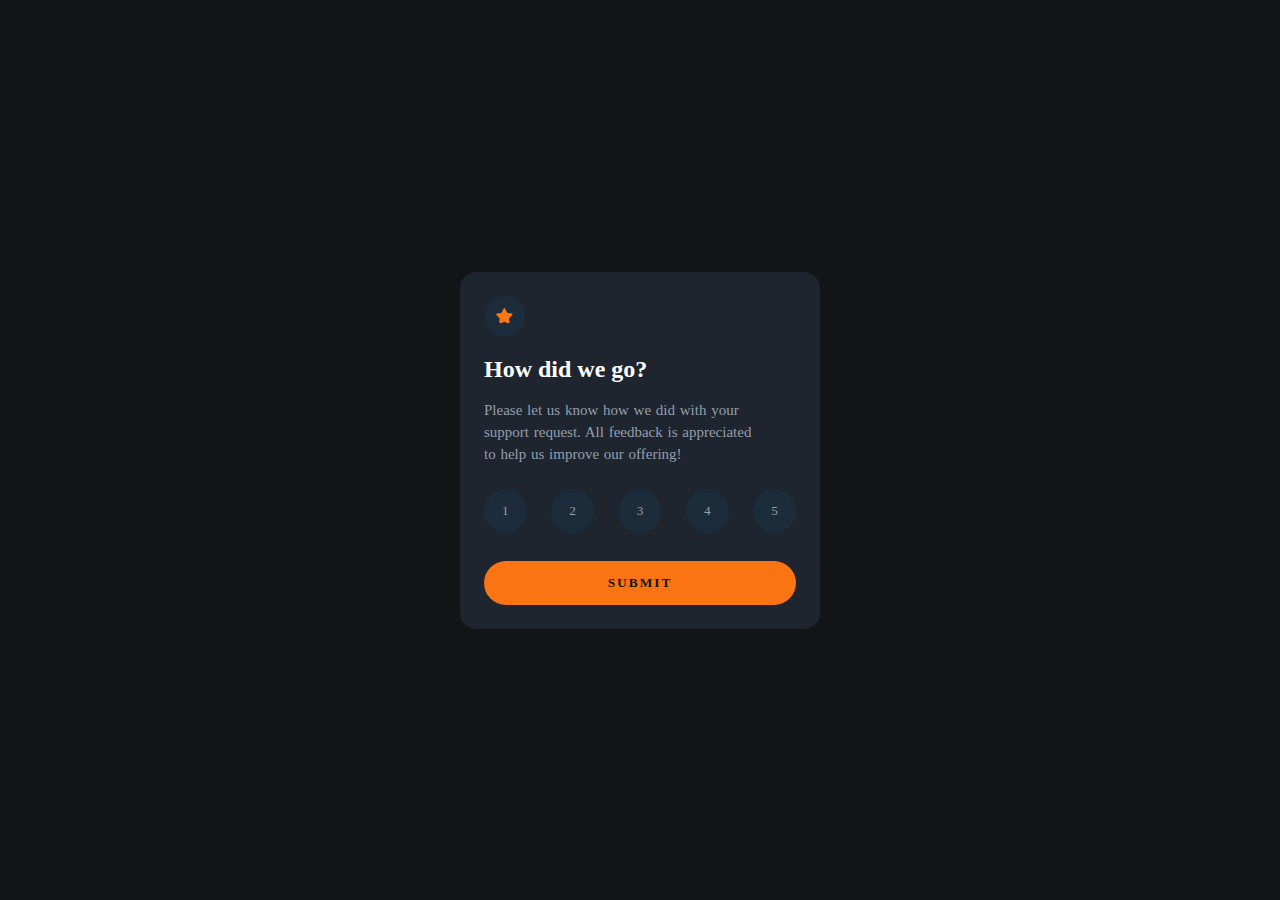
<file: saptamana8/index.html>
<!DOCTYPE html>
<html lang="en">
  <head>
    <meta charset="UTF-8" />
    <meta name="viewport" content="width=device-width, initial-scale=1.0" />
    <link rel="stylesheet" href="style.css" />
    <title>Document</title>
  </head>
  <body>
    <div class="review-container">
      <div class="first-step-container">
        <img class="first-container-logo" src="./assets/icon-star.svg" />
        <h2>How did we go?</h2>
        <p class="text-base">
          Please let us know how we did with your support request. All feedback
          is appreciated to help us improve our offering!
        </p>
        <div class="first-step-buttons-container">
          <button class="feedback-rate-button">1</button>
          <button class="feedback-rate-button">2</button>
          <button class="feedback-rate-button">3</button>
          <button class="feedback-rate-button">4</button>
          <button class="feedback-rate-button">5</button>
        </div>
        <button class="submit-button">SUBMIT</button>
      </div>
      <div class="second-step-container">
        <img src="./assets/illustration-thank-you.svg" />
        <p class="second-container-text-rated">
          You selected <span>0</span> out of 5
        </p>
        <h3 class="fw-700">Thank you!</h3>
        <p class="text-base">
          We appreciate you talking the time to give a rating. If you need more
          support, don't hesitate to
          <span class="second-step-last-text">get in touch!</span>
        </p>
      </div>
    </div>
    <script src="./script.js"></script>
  </body>
</html>
</file>
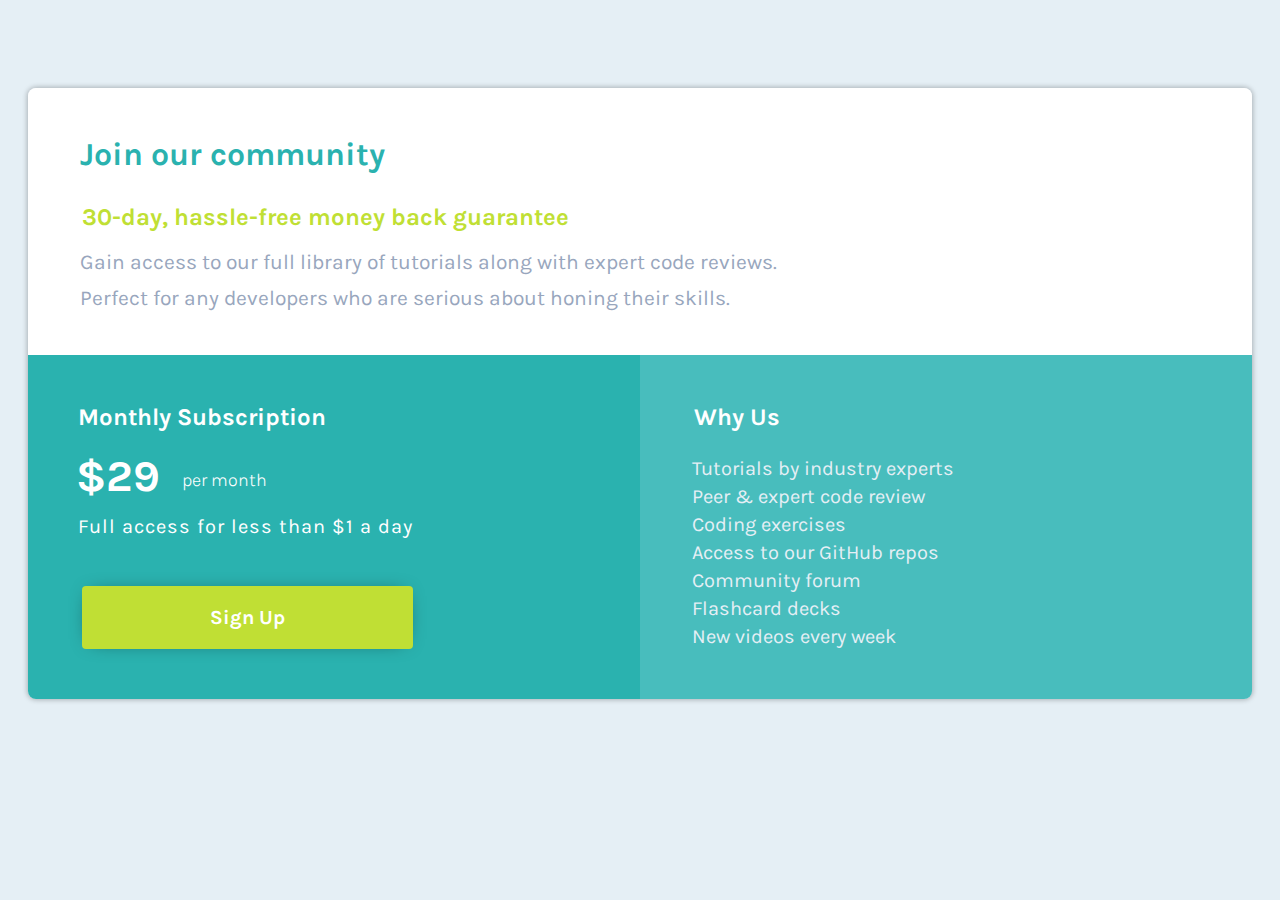
<file: Tema-grid/index.html>
<!DOCTYPE html>
<html lang="en">

<head>
  <meta charset="UTF-8">
  <meta name="viewport" content="width=device-width, initial-scale=1.0">
  <link rel="stylesheet" href="styles.css">
  <title>Single Price Grid</title>
  <link rel="preconnect" href="https://fonts.googleapis.com">
  <link rel="preconnect" href="https://fonts.gstatic.com" crossorigin>
  <link href="https://fonts.googleapis.com/css2?family=Karla:ital,wght@0,200..800;1,200..800&display=swap"
    rel="stylesheet">
</head>

<body class="grid-body">
  <div class="grid-container">

    <div class="grid-description">
      <h1>Join our community</h1>
      <h2>30-day, hassle-free money back guarantee</h2>

      <p class="responsive-paragraph">Gain access to our full library of tutorials along with expert code reviews.
        <span class="line-break">Perfect for any developers who are serious about honing their skills.</span>
      </p>
    </div>

    <div class="grid-wrapper">
      <div class="grid-price">
        <h2>Monthly Subscription</h2>
        <p class="price">&dollar;29<span> per month</span></p>
        <p class="price-access">Full access for less than &dollar;1 a day</p>
        <button>Sign Up</button>
      </div>

      <div class="grid-contact">
        <h3>Why Us</h3>
        <p>
          Tutorials by industry experts<br>
          Peer &amp; expert code review<br>
          Coding exercises<br>
          Access to our GitHub repos<br>
          Community forum<br>
          Flashcard decks<br>
          New videos every week<br>
        </p>
      </div>
    </div>

  </div>
</body>

</html>
</file>
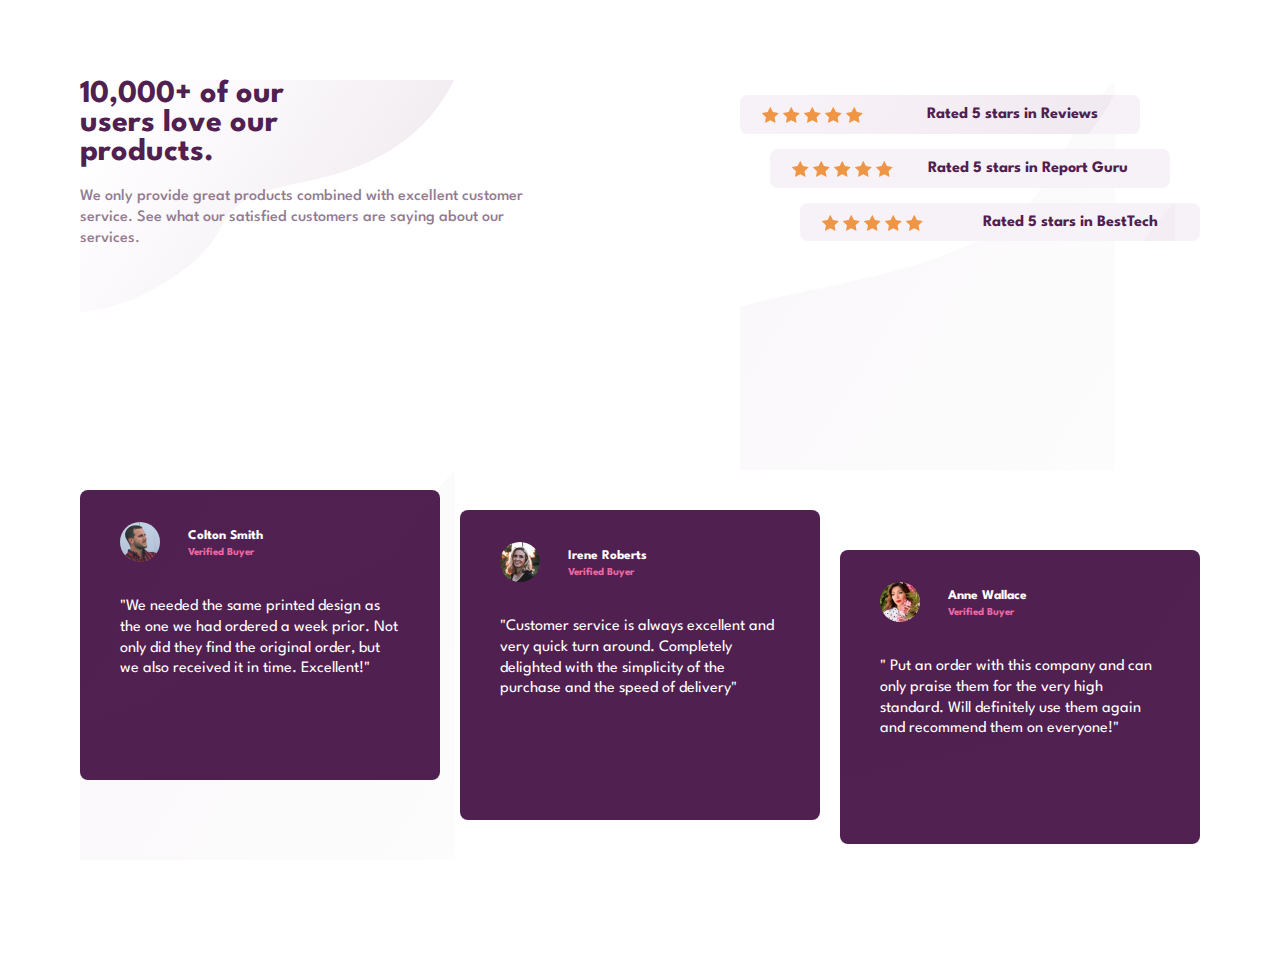
<file: Tema-social-proof/index.html>
<!DOCTYPE html>
<html lang="en">
  <head>
    <meta charset="UTF-8" />
    <meta name="viewport" content="width=device-width, initial-scale=1.0" />
    <title>Document</title>
    <link rel="preconnect" href="https://fonts.googleapis.com" />
    <link rel="preconnect" href="https://fonts.gstatic.com" crossorigin />
    <link
      href="https://fonts.googleapis.com/css2?family=League+Spartan:wght@100..900&display=swap"
      rel="stylesheet"
    />
    <link rel="stylesheet" href="style.css" />
  </head>
  <body>
    <div class="test">
      <div class="page-first-half">
        <div>
          <h1>10,000+ of our <br />users love our <br />products.</h1>
          <p>
            We only provide great products combined with excellent customer
            service. See what our satisfied customers are saying about our
            services.
          </p>
        </div>
        <div>
          <div class="page-ratings">
            <div>
              <img src="/Tema-social-proof/Assets/icon-star.svg" />
              <img src="/Tema-social-proof/Assets/icon-star.svg" />
              <img src="/Tema-social-proof/Assets/icon-star.svg" />
              <img src="/Tema-social-proof/Assets/icon-star.svg" />
              <img src="/Tema-social-proof/Assets/icon-star.svg" />
            </div>
            <p>Rated 5 stars in Reviews</p>
          </div>
          <div class="page-ratings">
            <div>
              <img src="/Tema-social-proof/Assets/icon-star.svg" />
              <img src="/Tema-social-proof/Assets/icon-star.svg" />
              <img src="/Tema-social-proof/Assets/icon-star.svg" />
              <img src="/Tema-social-proof/Assets/icon-star.svg" />
              <img src="/Tema-social-proof/Assets/icon-star.svg" />
            </div>
            <p>Rated 5 stars in Report Guru</p>
          </div>
          <div class="page-ratings">
            <div>
              <img src="/Tema-social-proof/Assets/icon-star.svg" />
              <img src="/Tema-social-proof/Assets/icon-star.svg" />
              <img src="/Tema-social-proof/Assets/icon-star.svg" />
              <img src="/Tema-social-proof/Assets/icon-star.svg" />
              <img src="/Tema-social-proof/Assets/icon-star.svg" />
            </div>
            <p>Rated 5 stars in BestTech</p>
          </div>
        </div>
      </div>
      <div class="page-second-half">
        <div class="page-testimonial-cards">
          <div>
            <img src="/Tema-social-proof/Assets/image-colton.jpg" />
            <div>
              <h5>Colton Smith</h5>
              <h6>Verified Buyer</h6>
            </div>
          </div>

          <p>
            "We needed the same printed design as the one we had ordered a week
            prior. Not only did they find the original order, but we also
            received it in time. Excellent!"
          </p>
        </div>
        <div class="page-testimonial-cards">
          <div>
            <img src="/Tema-social-proof/Assets/image-irene.jpg" />
            <div>
              <h5>Irene Roberts</h5>
              <h6>Verified Buyer</h6>
            </div>
          </div>
          <p>
            "Customer service is always excellent and very quick turn around.
            Completely delighted with the simplicity of the purchase and the
            speed of delivery"
          </p>
        </div>
        <div class="page-testimonial-cards">
          <div>
            <img src="/Tema-social-proof/Assets/image-anne.jpg" />
            <div>
              <h5>Anne Wallace</h5>
              <h6>Verified Buyer</h6>
            </div>
          </div>
          <p>
            " Put an order with this company and can only praise them for the
            very high standard. Will definitely use them again and recommend
            them on everyone!"
          </p>
        </div>
      </div>
    </div>
  </body>
</html>
</file>
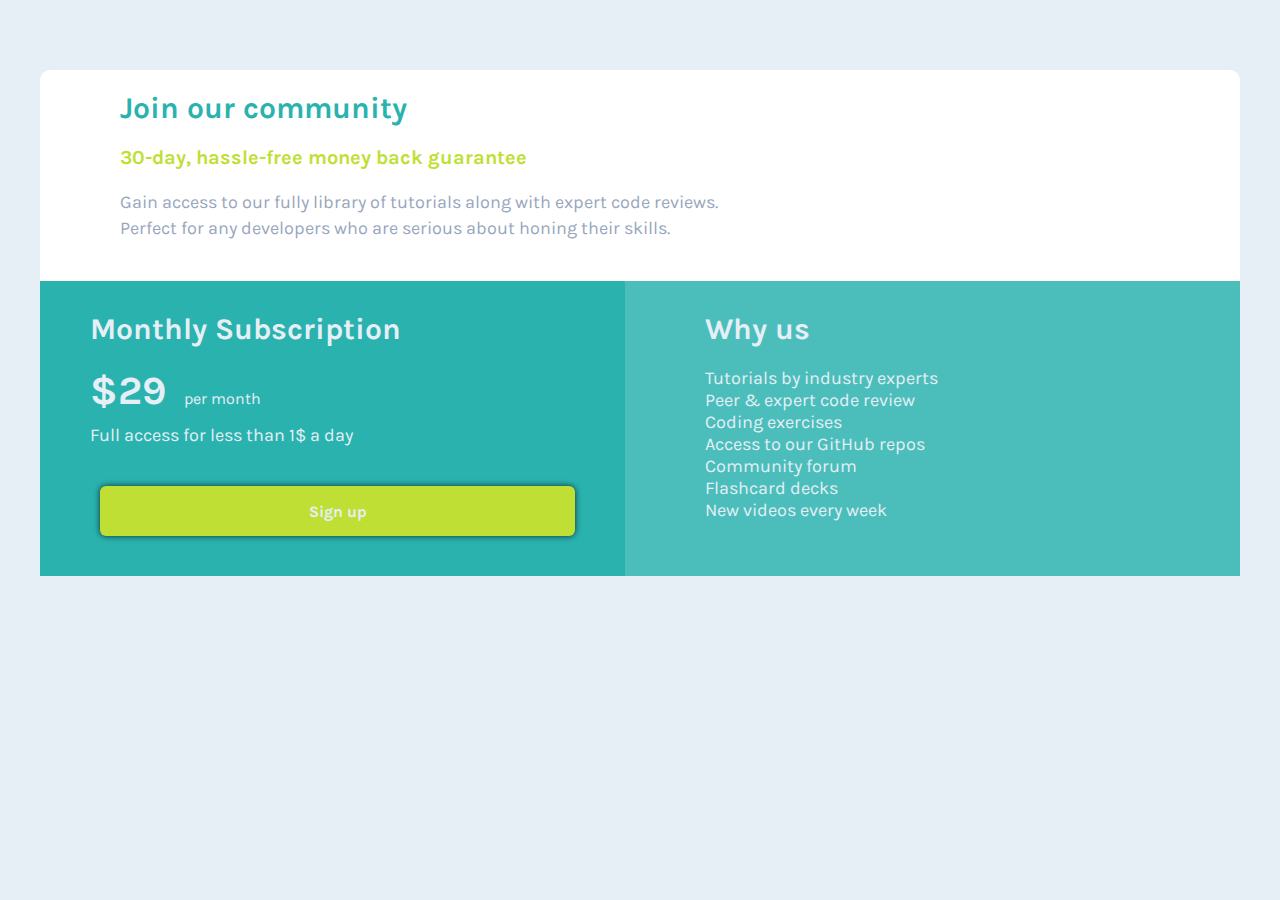
<file: Tema2/index.html>
<!DOCTYPE html>
<html lang="en">
  <head>
    <meta charset="UTF-8" />
    <meta name="viewport" content="width=device-width, initial-scale=1.0" />
    <title>Community</title>
    <link rel="preconnect" href="https://fonts.googleapis.com" />
    <link rel="preconnect" href="https://fonts.gstatic.com" crossorigin />
    <link
      href="https://fonts.googleapis.com/css2?family=Karla:ital,wght@0,200..800;1,200..800&display=swap"
      rel="stylesheet"
    />
    <link rel="stylesheet" href="style.css" />
  </head>
  <body class="page-body">
    <div class="page-big-container">
      <div class="page-container1">
        <h1 class="page-container1-title">Join our community</h1>
        <h3 class="page-container1-subtitle">
          30-day, hassle-free money back guarantee
        </h3>
        <p class="page-container1-paragraph">
          Gain access to our fully library of tutorials along with expert code
          reviews.<span
            >Perfect for any developers who are serious about honing their
            skills.</span
          >
        </p>
      </div>
      <div class="page-split-container">
        <div class="page-container2">
          <h2 class="page-container2-title">Monthly Subscription</h2>
          <h3 class="page-container2-subtitle">$29 <span>per month</span></h3>
          <p class="page-container2-paragraph">
            Full access for less than 1$ a day
          </p>
          <form class="page-container2-form">
            <button class="page-container2-button"><span>Sign up</span></button>
          </form>
        </div>
        <div class="page-container3">
          <h2 class="page-container3-title">Why us</h2>
          <p class="page-container3-paragraph">
            Tutorials by industry experts <br />
            Peer & expert code review <br />
            Coding exercises <br />
            Access to our GitHub repos <br />
            Community forum <br />
            Flashcard decks <br />
            New videos every week
          </p>
        </div>
      </div>
    </div>
  </body>
</html>
</file>
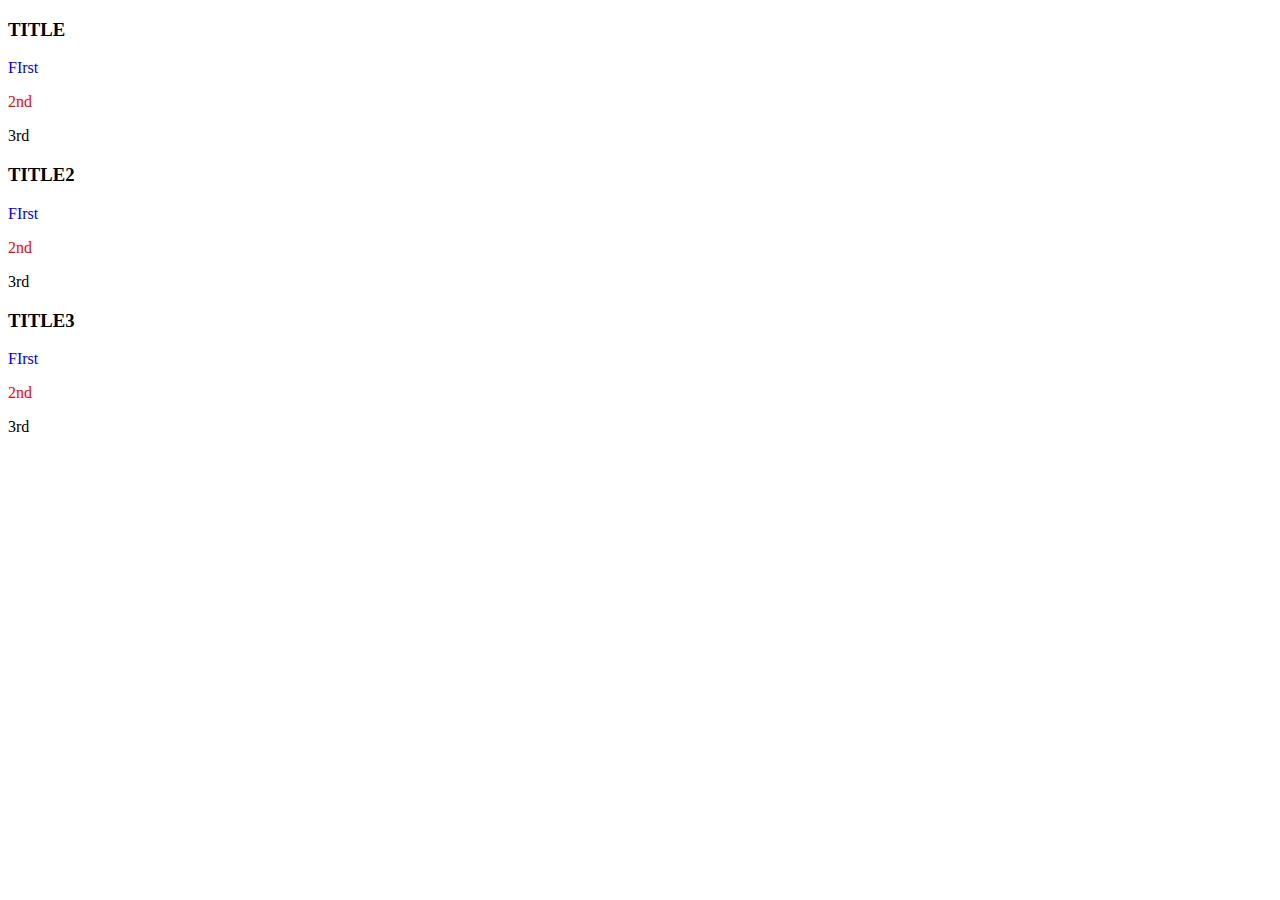
<file: general/pseudo-clase/index.html>
<!DOCTYPE html>
<html lang="en">
  <head>
    <meta charset="UTF-8" />
    <meta name="viewport" content="width=device-width, initial-scale=1.0" />
    <title>Document</title>
    <link rel="stylesheet" href="style.css" />
  </head>
  <body>
    <div class="cards-container">
      <div class="card-container">
        <h3>TITLE</h3>
        <p>FIrst</p>
        <p>2nd</p>
        <p>3rd</p>
      </div>
      <div class="card-container">
        <h3>TITLE2</h3>
        <p>FIrst</p>
        <p>2nd</p>
        <p>3rd</p>
      </div>
      <div class="card-container">
        <h3>TITLE3</h3>
        <p>FIrst</p>
        <p>2nd</p>
        <p>3rd</p>
      </div>
    </div>
  </body>
</html>
</file>
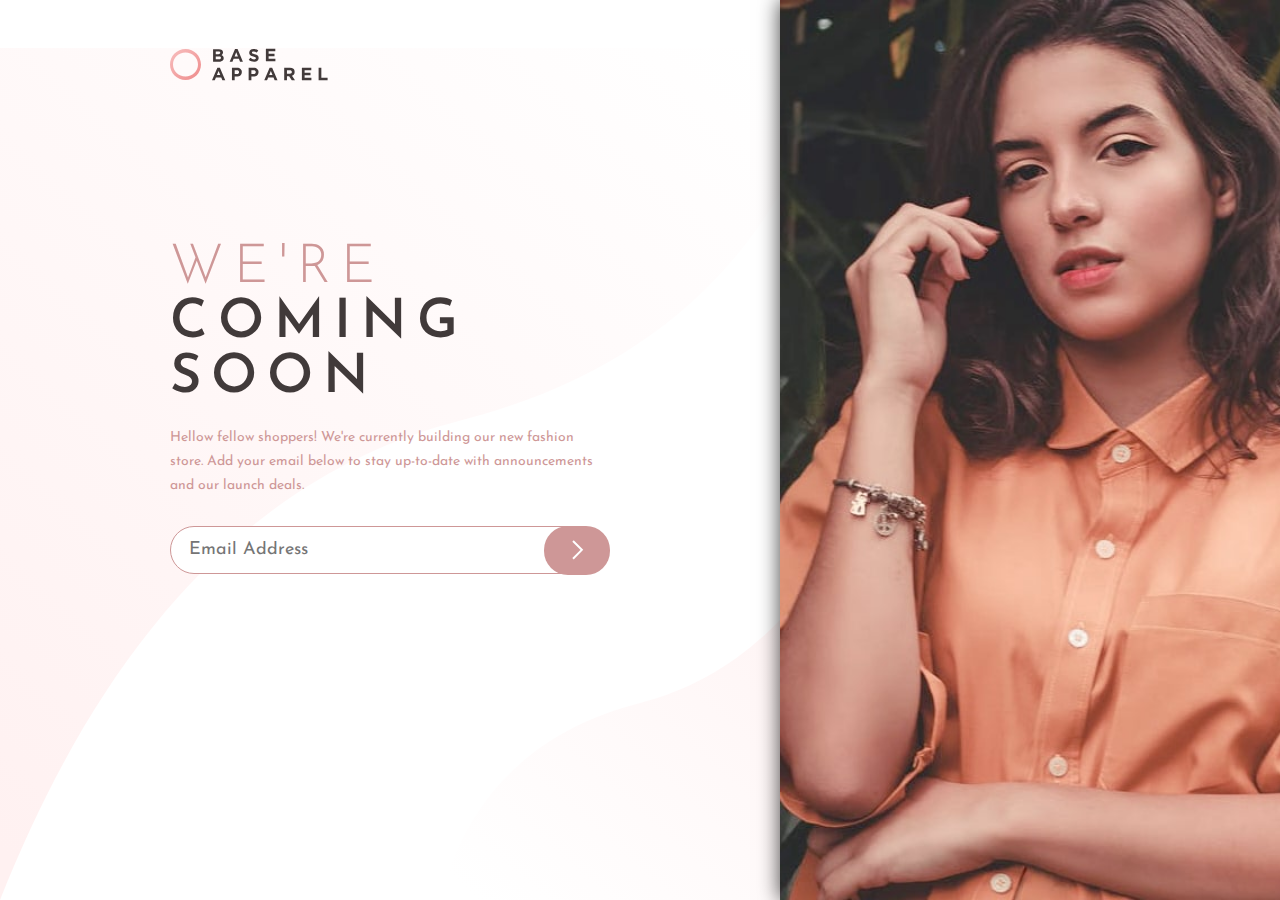
<file: Saptamana2/Site-PC-Mobile/index.html>
<!DOCTYPE html>
<html lang="en">
  <head>
    <meta charset="UTF-8" />
    <meta name="viewport" content="width=device-width, initial-scale=1.0" />
    <title>Document</title>
    <link rel="preconnect" href="https://fonts.googleapis.com" />
    <link rel="preconnect" href="https://fonts.gstatic.com" crossorigin />
    <link
      href="https://fonts.googleapis.com/css2?family=Josefin+Sans:ital,wght@0,100..700;1,100..700&display=swap"
      rel="stylesheet"
    />
    <link rel="stylesheet" href="style.css" />
  </head>
  <body>
    <img src="./assets/images/logo.svg" class="page-logo" />
    <div class="page-container">
      <div>
        <div class="page-hero-image"></div>
      </div>
      <div class="page-content">
        <div class="page-content-wrapper">
          <img src="./assets/images/logo.svg" class="desktop-page-logo" />
          <h1 class="page-title"><span>WE'RE</span> COMING SOON</h1>
          <p class="page-paragraph">
            Hellow fellow shoppers! We're currently building our new fashion
            store. Add your email below to stay up-to-date with announcements
            and our launch deals.
          </p>
          <form class="stay-up-to-date-form">
            <input type="email" placeholder="Email Address" />
            <button><img src="./assets/images/icon-arrow.svg" /></button>
          </form>
        </div>
      </div>
    </div>
  </body>
</html>
</file>
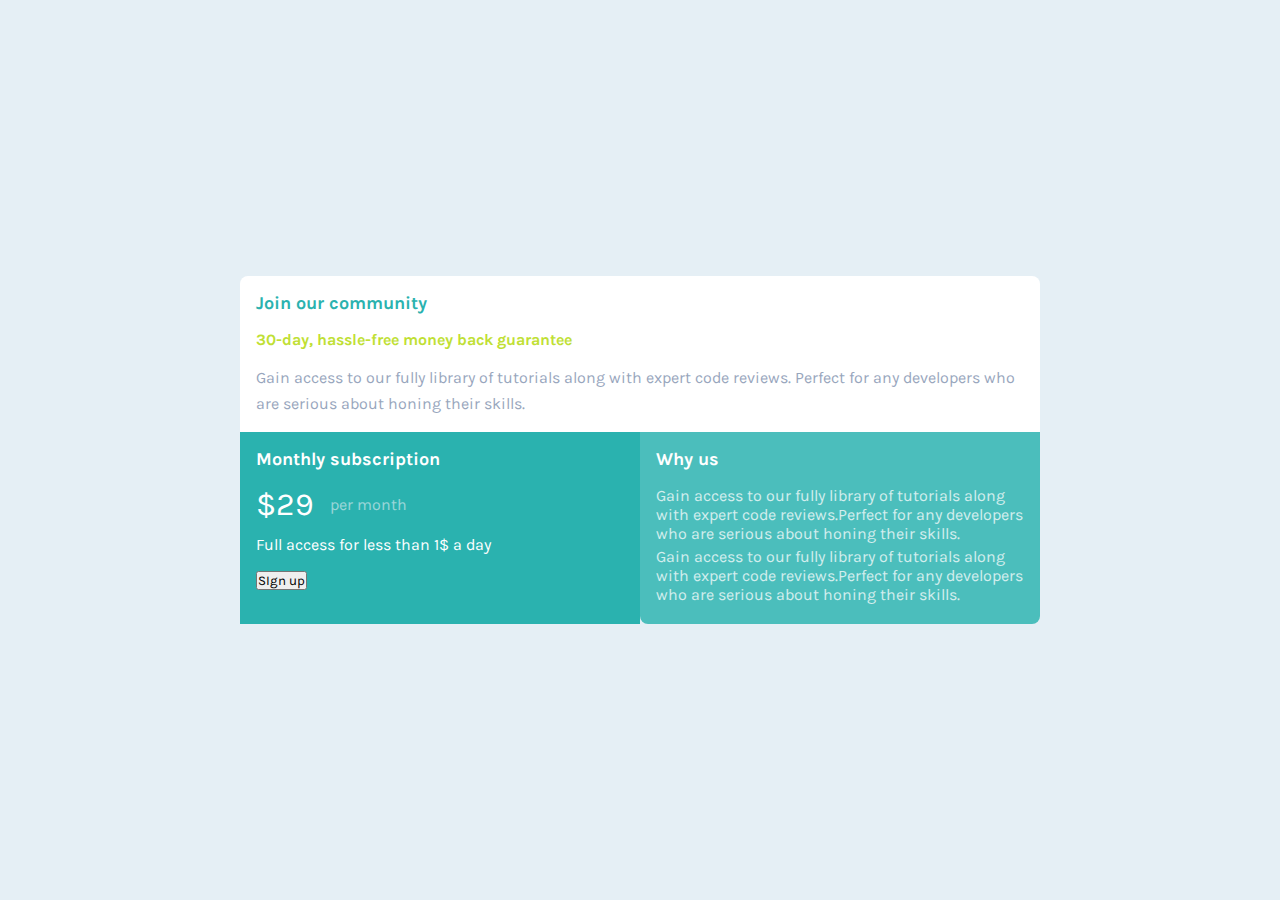
<file: Saptamana3/Lectia1/index.html>
<!DOCTYPE html>
<html lang="en">
<head>
    <meta charset="UTF-8">
    <meta name="viewport" content="width=device-width, initial-scale=1.0">
    <title>Document</title>
    <link rel="preconnect" href="https://fonts.googleapis.com">
    <link rel="preconnect" href="https://fonts.gstatic.com" crossorigin>
    <link href="https://fonts.googleapis.com/css2?family=Karla:ital,wght@0,200..800;1,200..800&display=swap" rel="stylesheet">
    <link rel="stylesheet" href="style.css">
</head>
<body>
    <div class="cards-container">
    <div class="join-community-container">
        <h4>Join our community</h4>
        <p> 30-day, hassle-free money back guarantee </p>
            <p>
                Gain access to our fully library of 
                tutorials along with expert code reviews.
               Perfect for any developers who are 
                serious about honing their skills.
            </p>
    </div>
    <div class="bottom-card-row">
    <div class="monthly-sub-container">
        <h4>Monthly subscription</h4>
        <div>
        <p>$29</p>
       <p>per month</p>
    </div>
        <p>Full access for less  than 1$ a day</p>
        <button>SIgn up</button>
    </div>
    <div class="why-us-container">
        <h4>Why us</h4>
        <ul>
            <li>Gain access to our fully library of tutorials along with expert code reviews.<span>Perfect for any developers who are serious about honing their skills.</li>
            <li>Gain access to our fully library of tutorials along with expert code reviews.<span>Perfect for any developers who are serious about honing their skills.</li>
                <li></li>
        </ul>
    </div>
</div>
</div>
</body>
</html>
</file>
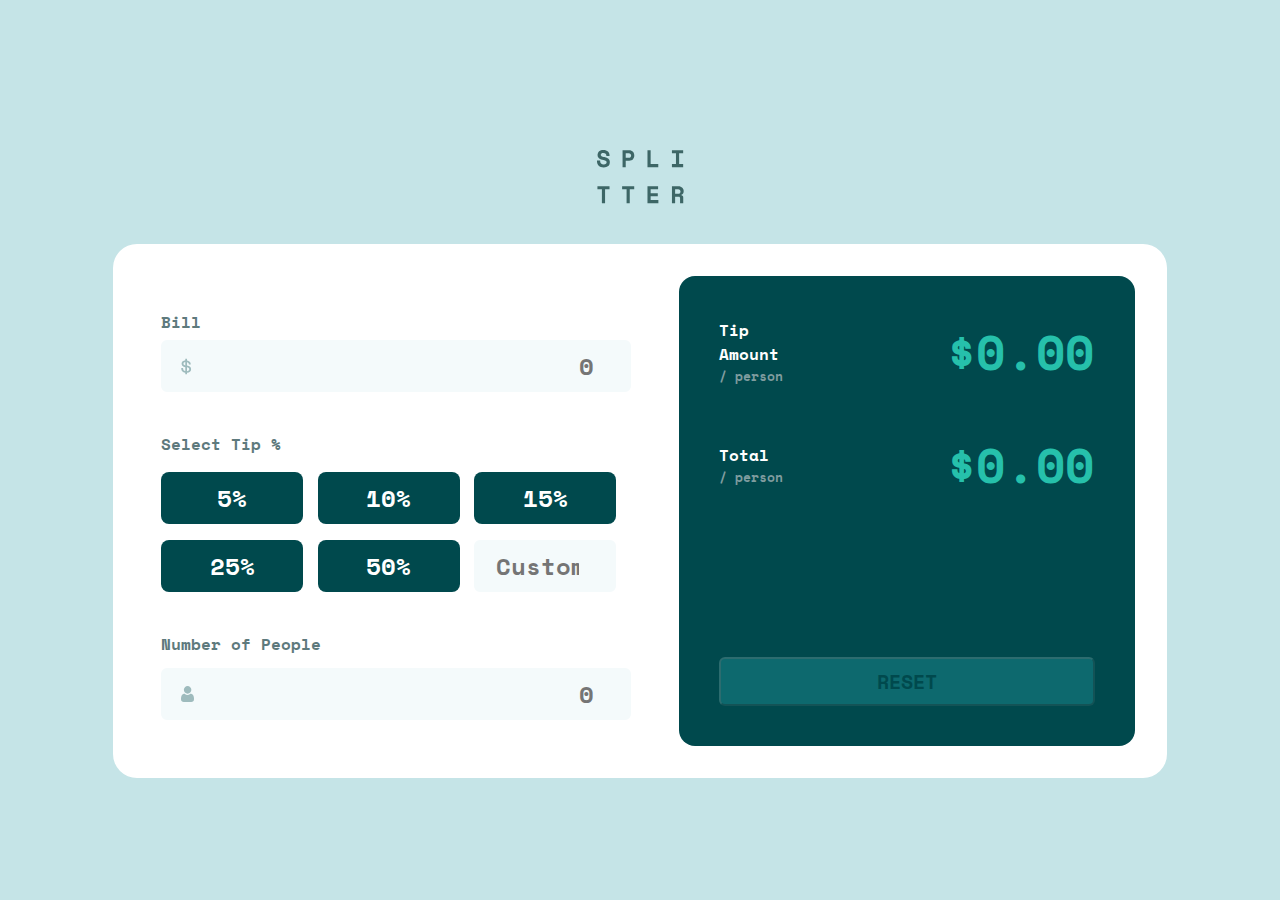
<file: saptamana9/tip-calculator-app/index.html>
<!DOCTYPE html>
<html lang="en">
  <head>
    <meta charset="UTF-8" />
    <meta name="viewport" content="width=device-width, initial-scale=1.0" />
    <title>Document</title>
    <link rel="stylesheet" href="style.css" />
    <link rel="preconnect" href="https://fonts.googleapis.com" />
    <link rel="preconnect" href="https://fonts.gstatic.com" crossorigin />
    <link
      href="https://fonts.googleapis.com/css2?family=Space+Mono:ital,wght@0,400;0,700;1,400;1,700&display=swap"
      rel="stylesheet"
    />
  </head>
  <body>
    <section>
      <img class="page-logo" src="./assets/logo.svg" />

      <div class="calculator-container">
        <form>
          <!-- Bill field -->
          <div class="label-input-container">
            <div class="label-container">
              <label class="standard-label" for="amount">Bill</label>
              <p class="standard-input-error amount-input-error">
                Must be greater than 0
              </p>
            </div>
            <div class="input-container">
              <input
                class="standard-input"
                id="amount"
                type="number"
                name="amount"
                placeholder="0"
              />
              <img class="input-icon-left" src="./assets/icon-dollar.svg" />
            </div>
          </div>

          <!-- Tip field -->
          <div class="tip-field-container">
            <label class="standard-label" for="tip">Select Tip %</label>
            <div class="tip-field-buttons">
              <button class="tip-buttons" type="button" value="5">5%</button>
              <button class="tip-buttons" type="button" value="10">10%</button>
              <button class="tip-buttons" type="button" value="15">15%</button>
              <button class="tip-buttons" type="button" value="25">25%</button>
              <button class="tip-buttons" type="button" value="50">50%</button>
              <input
                class="standard-input"
                id="tip"
                type="number"
                placeholder="Custom"
              />
            </div>
          </div>

          <!-- Number of people field -->
          <div class="label-container">
            <label class="standard-label" for="number-of-people"
              >Number of People</label
            >
            <p class="standard-input-error amount-input-error error2">
              Can't be zero
            </p>
          </div>
          <div class="input-container nr-of-people-container">
            <input
              class="standard-input"
              id="number-of-people"
              type="number"
              placeholder="0"
              name="amount-people"
            />
            <img class="input-icon-left" src="./assets/icon-person.svg" />
          </div>

          <!-- Calculate -->
          <button class="calculate-button" type="submit">Calculate</button>
        </form>
        <div class="results-container">
          <!-- First row -->
          <div class="results-row">
            <div>
              <h4 class="second-row-amount-total-text">Tip Amount</h4>
              <p class="second-row-person-text">/ person</p>
            </div>
            <p class="second-row-price-text tip-amount">$0.00</p>
          </div>

          <!-- Second row -->
          <div class="results-row">
            <div>
              <h4 class="second-row-amount-total-text">Total</h4>
              <p class="second-row-person-text">/ person</p>
            </div>
            <p class="second-row-price-text total-amount">$0.00</p>
          </div>

          <!-- Reset button -->
          <button class="reset-button" disabled>RESET</button>
        </div>
      </div>
    </section>
    <script src="./script.js"></script>
  </body>
</html>
</file>
<file: saptamana8/style.css>
* {
  margin: 0;
  font-family: 'Overpass';
}

:root {
  --white: hsl(0, 0%, 100%);
  --orange: hsl(25, 97%, 53%);
  --logo-color: hsl(209, 36%, 17%);
  --grey-500: hsl(217, 12%, 63%);
  --grey-900: hsl(215, 22%, 15%);
  --grey-950: hsl(216, 12%, 8%);
}

html,
body {
  height: 100%;
}

/* --- COMMON --- */
.text-base {
  font-size: 15px;
  color: var(--grey-500);
  width: 100%;
  line-height: 22px;
  word-spacing: 1px;
}

.fw-400 {
  font-weight: 400;
}

.fw-700 {
  font-weight: 700;
}

/* --- FIRST CONTAINER --- */
.selected-rate {
  background-color: red;
}

.review-container {
  height: 100%;
  background-color: var(--grey-950);
  display: flex;
  flex-wrap: wrap;
  align-content: center;
  justify-content: center;
}

.first-step-container {
  width: 100%;
  max-width: 272px;
  background-color: var(--grey-900);
  padding: 24px;
  border-radius: 16px;
}

.first-container-logo {
  padding: 12px;
  background-color: var(--logo-color);
  border-radius: 100%;
  margin-bottom: 16px;
}

.first-step-container h2 {
  color: var(--white);
  margin-bottom: 16px;
}

.first-step-container p {
  margin-bottom: 24px;
  max-width: 268px;
}

.first-step-buttons-container {
  display: flex;
  justify-content: space-between;
}

.first-step-buttons-container button {
  cursor: pointer;
  padding-left: 18px;
  padding-right: 18px;
  padding-top: 14px;
  padding-bottom: 14px;
  border-radius: 100%;
  border: none;
  background-color: var(--logo-color);
  color: var(--grey-500);
}

.first-step-buttons-container button:hover {
  background-color: var(--orange);
}

.first-step-container button:focus {
  background-color: white;
}

.submit-button {
  cursor: pointer;
  padding-left: 18px;
  padding-right: 18px;
  padding-top: 14px;
  padding-bottom: 14px;
  display: block;
  margin-left: auto;
  margin-right: auto;
  border-radius: 24px;
  border: none;
  width: 100%;
  background-color: var(--orange);
  color: var(--grey-950);
  font-weight: 700;
  letter-spacing: 2px;
  margin-top: 28px;
}

.submit-button:hover {
  background-color: var(--white);
}

.second-step-container {
  display: none;
  width: 100%;
  max-width: 272px;
  background-color: var(--grey-900);
  padding: 24px;
  border-radius: 16px;
  text-align: center;
}

.second-container-text-rated {
  margin-left: auto;
  margin-right: auto;
  padding: 4px;
  border-radius: 18px;
  border: none;
  background-color: var(--logo-color);
  color: var(--orange);
  margin-top: 18px;
  margin-bottom: 24px;
  max-width: 178px;
}

.second-step-container h3 {
  color: var(--white);
  margin-bottom: 18px;
  font-size: 28px;
}

.second-step-container p:last-of-type {
  max-width: 268px;
}

@media (min-width: 640px) {
  .first-step-container {
    max-width: 312px;
  }

  .first-step-container p {
    max-width: 278px;
  }

  .second-step-container {
    max-width: 322px;
  }

  .second-step-container p:last-of-type {
    max-width: 318px;
  }

  .second-step-last-text {
    display: flex;
    justify-content: center;
  }
}
</file>
<file: Tema-grid/styles.css>
* {
    margin: 0px;
    font-family: 'Karla';
}

:root {
    --cyan: hsl(179, 62%, 43%);
    --bright-yellow: hsl(71, 73%, 54%);
    --light-gray: hsl(204, 43%, 93%);
    --grayish-blue: hsl(218, 22%, 67%);
}

.grid-body {
    background-color: var(--light-gray);
}

.grid-container {
    display: block;
    border-radius: 4px;
    overflow: hidden;
    margin: 74px 28px 58px 28px;
    box-shadow: 0px 0px 5px 1px rgba(0,0,0,0.25);   
}

.grid-description {
    padding: 26px;
    background-color: white;
}

.grid-description h1 {
    font-size: 20px;
    color: var(--cyan);
    padding-bottom: 20px;
}

.grid-description h2 {
    font-size: 15px;
    color: var(--bright-yellow);
    padding-bottom: 14px;
}

.grid-description p {
    color: var(--grayish-blue);
    font-size: 14px;
    line-height: 24px;
    padding: 0 0 10px 0;
}

.grid-wrapper {
    display: block;
}

.grid-price {
    background-color: var(--cyan);
}

.grid-price h2 {
    color: white;
    font-size: 18px;
    padding: 20px 20px 20px 26px;
}

.price {
    color: white;
    font-size: 30px;
    font-weight: 700;
    padding: 0 0 5px 26px;
}

.price span {
    font-size: 16px;
    font-weight: 300;
    padding: 0 0 8px 8px;
    vertical-align: middle;
}

.price-access {
    font-size: 16px;
    color: white;
    padding: 0 0 10px 26px;
}

.grid-price button {
    color: white;
    background-color: var(--bright-yellow);
    border-radius: 4px;
    border-color: var(--bright-yellow);
    border: none;
    border-width: 2px;
    margin: 20px 24px 20px 24px;
    padding: 14px 108px 14px 108px;
    font-size: 14px;
    font-weight: 600;
    box-shadow: 0px 0px 20px -10px rgba(0,0,0,0.75);
}

.grid-contact {
    background-color: hsla(180, 55%, 46%, 0.89);
}

.grid-contact h3 {
    color: white;
    padding: 20px 20px 20px 26px;
}

.grid-contact p {
    color: var(--light-gray);
    padding: 0px 20px 20px 26px;
    font-size: 14px;
    line-height: 20px;
}

@media (min-width: 900px) {

    .grid-container {
        display: block;
        border-radius: 8px;
        overflow: hidden;
        margin: 88px 28px 88px 28px;
        box-shadow: 0px 0px 5px 1px rgba(0,0,0,0.25);   
    }

    .grid-description {
        padding: 48px 0px 20px 34px;
        background-color: white;
    }

    .grid-description h1 {
        font-size: 32px;
        color: var(--cyan);
        padding: 0 0 20px 18px;
    }

    .grid-description h2 {
        font-size: 24px;
        color: var(--bright-yellow);
        padding: 10px 0 18px 20px;
    }

    .grid-description p {
        color: var(--grayish-blue);
        font-size: 21px;
        line-height: 26px;
        padding: 0 14px 14px 18px; 
    }
    
    .grid-price h2 {
        color: white;
        font-size: 18px;
        padding: 20px 20px 20px 26px;
    }

    .grid-description .line-break {
        color: var(--grayish-blue);
        font-size: 21px;
        line-height: 26px;
        padding: 10px 0 10px 0;
        text-align: left;
        display: block;
    }

    .grid-wrapper {
        display: flex;
    }

    .grid-price, .grid-contact {
           flex: 1;
    }

    .grid-price h2 {
        color: white;
        font-size: 24px;
        padding: 48px 20px 20px 50px;
    }

    .price {
        color: white;
        font-size: 44px;
        font-weight: 700;
        padding: 0 0 5px 48px;
    }

    .price span {
        font-size: 18px;
        font-weight: 300;
        padding: 0 0 10px 8px;
        margin: 8px 10px 18px 10px;
    }

    .price-access {
        font-size: 20px;
        color: white;
        padding: 8px 0 10px 50px;
        letter-spacing: 1px;
    }

    .grid-price button {
        color: white;
        background-color: var(--bright-yellow);
        border-radius: 8x;
        border-color: var(--bright-yellow);
        border: none;
        border-width: 2px;
        margin: 38px 24px 18px 54px;
        padding: 20px 128px 20px 128px;
        font-size: 20px;
        font-weight: 700;
        box-shadow: 0px 0px 20px -10px rgba(0,0,0,0.75);
    }

    .grid-contact h3 {
        color: white;
        font-size: 24px;
        padding: 48px 28px 8px 54px;
    }

    .grid-contact p {
        color: var(--light-gray);
        padding: 8px 24px 24px 28px;
        margin: 8px 24px 24px 24px;
        font-size: 20px;
        line-height: 28px;
    }
}
</file>
<file: Tema-social-proof/style.css>
* {
  margin: 0;
  padding: 0;
  font-family: 'League Spartan';
}

:root {
  --very-dark-magenta: hsl(300, 43%, 22%);
  --soft-pink: hsl(333, 80%, 67%);
  --dark-grayish-magenta: hsl(303, 10%, 53%);
  --light-grayish-magenta: hsl(300, 24%, 96%);
  --white: hsl(0, 0%, 100%);
}

html {
  height: 100%;
}

body {
  height: 100%;
}

.test {
  height: 100%;
  display: flex;
  flex-direction: column;
  margin-top: 60px;
  margin-left: 30px;
  margin-right: 30px;
  margin-bottom: 30px;
}
.test div:first-of-type {
  flex: 1;
  background-image: url('/Tema-social-proof/Assets/bg-pattern-top-mobile.svg');
  background-repeat: no-repeat;
}
.test div:last-of-type {
  flex: 1;
  background-image: url('/Tema-social-proof/Assets/bg-pattern-bottom-mobile.svg');
  background-repeat: no-repeat;
}

.test h1 {
  color: var(--very-dark-magenta);
  text-align: center;
  margin-bottom: 20px;
  font-weight: 700;
}

.page-first-half p {
  text-align: center;
  padding-left: 6px;
  padding-right: 6px;
  color: var(--dark-grayish-magenta);
  font-weight: 500;
  margin-bottom: 30px;
  line-height: 1.3;
}

.page-ratings {
  background-color: var(--light-grayish-magenta);
  margin-top: 15px;
  text-align: center;
  border-radius: 8px;
  padding: 5px;
}

.page-ratings p {
  text-align: center;
  margin-top: 8px;
  margin-bottom: 6px;
  color: var(--very-dark-magenta);
  font-weight: 700;
}
.page-ratings img {
  padding-top: 15px;
}

.page-second-half {
  margin-top: 46px;
}

.page-testimonial-cards {
  background-color: var(--very-dark-magenta);
  margin-bottom: 16px;
  padding: 32px;
  border-radius: 8px;
}

.page-testimonial-cards p {
  color: var(--white);
  line-height: 1.3;
  font-weight: 400;
}

.page-testimonial-cards img {
  border-radius: 50%;
  width: 40px;
  height: 40px;
}

.page-testimonial-cards h5,
h6 {
  display: inline-block;
}

.page-testimonial-cards h5 {
  color: var(--white);
}
.page-testimonial-cards h6 {
  color: var(--soft-pink);
}

.page-testimonial-cards div {
  display: flex;
  flex-direction: row;
  /* align-items: center; */
  justify-content: center;
  margin-bottom: 20px;
}

.page-testimonial-cards div > div {
  flex-direction: column;
  gap: 5px;
  margin-top: 8px;
  /* padding-right: 90px; */
  margin-left: 28px;
}

@media (min-width: 750px) {
  .test {
    margin-top: 80px;
    margin-right: 150px;
    margin-left: 150px;
    margin-bottom: 80px;
  }

  .page-first-half p {
    padding-right: 30px;
    padding-left: 30px;
  }
}

@media (min-width: 1000px) {
  .test {
    margin-left: 80px;
    margin-right: 80px;
  }

  .page-first-half {
    display: flex;
    column-gap: 200px;
  }

  .test h1 {
    text-align: left;
  }

  .page-first-half p {
    text-align: left;
    padding-left: 0;
    padding-right: 0;
  }

  .page-first-half div {
    flex: 1;
  }
  .page-first-half div > div {
    flex: 1;
  }

  .page-ratings {
    display: flex;
    padding: 2px;
    white-space: nowrap;
  }

  .page-ratings div {
    text-align: left;
    padding-left: 20px;
    margin-right: 10px;
  }
  .page-ratings img {
    padding-top: 10px;
  }

  .page-ratings p {
    margin-right: 40px;
  }

  .page-ratings:nth-child(1) {
    margin-right: 60px;
  }
  .page-ratings:nth-child(2) {
    margin-left: 30px;
    margin-right: 30px;
  }
  .page-ratings:nth-child(3) {
    margin-left: 60px;
  }

  .page-second-half {
    display: flex;
    gap: 20px;
    margin-top: 0;
    margin-bottom: 120px;
  }

  .page-testimonial-cards {
    flex: 1;
    padding-left: 40px;
    padding-right: 40px;
  }

  .page-testimonial-cards:nth-child(1) {
    margin-bottom: 80px;
    margin-top: 20px;
  }

  .page-testimonial-cards:nth-child(2) {
    margin-top: 40px;
    margin-bottom: 40px;
  }
  .page-testimonial-cards:nth-child(3) {
    margin-top: 80px;
  }
}
</file>
<file: Tema2/style.css>
*{
    margin: 0px;
    font-family: "Karla";
}

:root{
    --cyan: hsl(179, 62%, 43%);
    --bright-yellow: hsl(71, 73%, 54%);
    --light-gray: hsl(204, 43%, 93%);
    --grayish-blue: hsl(218, 22%, 67%);
}

.page-body{
    background-color: var(--light-gray);
}

.page-big-container{
    background-color: white;
    border-radius: 4px;
    margin-top: 70px;
    margin-right: 28px;
    margin-left: 28px;
    margin-bottom: 50px;
}

.page-container1{
    padding-left: 30px;
    padding-top: 20px;
    padding-right: 30px;
    
}

.page-container1-title{
    color: var(--cyan);
    font-size: 20px;
    padding-bottom: 20px;
}

.page-container1-subtitle{
    color: var(--bright-yellow);
    font-size: 15px;
    padding-bottom: 20px;
}

.page-container1-paragraph{
    color: var(--grayish-blue);
    margin-bottom: 20px;
    font-size: 13px;
    line-height: 26px;

}

.page-container2{
    background-color: var(--cyan);
}

.page-container2-title{
    color: var(--light-gray);
    padding-top: 20px;
    padding-left: 30px;
    padding-bottom: 10px;
    font-size: 20px;
}

.page-container2-subtitle{
    padding-left: 30px;
    padding-bottom: 8px;
    font-size: 30px;
    font-weight: 700;
    color: var(--light-gray);
}

.page-container2-subtitle span{
    font-weight: 400;
    font-size: 16px;
    padding-left: 8px;
    
}

.page-container2-paragraph{
    padding-left: 30px;
    color: var(--light-gray);
    padding-bottom: 20px;
    font-size: 13px;
}

.page-container2-form{
    padding-left: 30px;
    padding-bottom: 25px;
}

.page-container2-button{
    background-color: var(--bright-yellow);
    border: 1px;
    border-radius: 6px;
    width: calc(100% - 30px);
    height: 50px;
    box-shadow: 0px 0px 6px 0px rgba(0,0,0,0.75);
    cursor: pointer;
}

.page-container2-button span{
    color: var(--light-gray);
    font-weight: 700;
    font-size: 16px;
}

.page-container3{
    background-color: hsl(179deg, 47%, 52%);
    padding-left: 30px;
    padding-top: 20px;
    padding-bottom: 20px;
}

.page-container3-title{
    color: var(--light-gray);
    padding-bottom: 15px;
    font-size: 20px;
}

.page-container3-paragraph{
    color: var(--light-gray);
    font-size: 13px;
    padding-bottom: 10px;
}

@media (min-width: 1000px){
    .page-big-container{
        display: block;
        border-radius: 10px;
        margin-top: 70px;
        margin-right: 40px;
        margin-left: 40px;
    }

    .page-container1{
        padding-bottom: 20px;
    }

    .page-container1 h1{
        font-size: 30px;
        padding-left: 50px;
    }

    .page-container1 h3{
        font-size: 20px;
        padding-left: 50px;
    }

    .page-container1 p{
        font-size: 18px;
        padding-left: 50px;
    }

    .page-container1-paragraph span{
      display: block;
    }

    .page-split-container{
        display: flex;
    }

    .page-container2, .page-container3{
        flex: 1;
    }

    .page-container2 h2{
        padding-left: 50px;
        padding-top: 30px;
        padding-bottom: 20px;
        font-size: 30px;
    }

    .page-container2 h3{
        padding-left: 50px;
        padding-bottom: 10px;
        font-size: 40px;
    }

    .page-container2 p{
        padding-left: 50px;
        padding-bottom: 40px;
        font-size: 18px;
    }

    .page-container2 form{
        padding-left: 60px;
        padding-bottom: 40px;
    }

    .page-container2 button{
        width: calc(100% - 50px);
    }

    .page-container3 h2{
        padding-left: 50px;
        padding-top: 10px;
        padding-bottom: 20px;
        font-size: 30px;
    }

    .page-container3 p{
        padding-left: 50px;
        padding-bottom: 20px;
        font-size: 18px;
    }
}
</file>
<file: general/pseudo-clase/style.css>
.card-container p:nth-child(2) {
  color: blue;
}

.card-container p:nth-of-type(2) {
  color: red;
}
</file>
<file: Saptamana2/Site-PC-Mobile/style.css>
* {
    margin: 0px;
    font-family: "Josefin Sans";
}

:root{

    --desaturated-red: hsl(0, 36%, 70%);
    --soft-red: hsl(0, 93%, 68%);
    --dark-grayish-red: hsl(0, 6%, 24%);
}

html {
    height: 100%;
}

body{
    height: 100%;
}

.page-logo{
    margin-top: 28px;
    margin-bottom: 28px;
    margin-left: 32px;
    width: 100px;
}

.page-hero-image{
    height: 250px;
    background-image: url("./assets/images/hero-desktop.jpg");
    background-size: cover;
    box-shadow: 0px 0px 20px 0px rgba(0,0,0,0.75);
}

.page-title{
    margin-top: 48px;
    font-size: 35px;
    text-align: center;
    letter-spacing: 10px;
    font-weight: 600;
    color: var(--dark-grayish-red);
}

.page-title span{
    font-weight: 300;
    color: var(--desaturated-red);
}

.page-paragraph{
    margin-left: 32px;
    margin-right: 32px;
    margin-top: 20px;
    text-align: center;
    color: var(--desaturated-red);
    font-weight: 400;
    font-size: 14px;
    line-height: 24px;
}

.stay-up-to-date-form{
    margin-left: 32px;
    margin-right: 32px;
    margin-top: 28px;
    margin-bottom: 32px;
    position: relative;
}

.stay-up-to-date-form input{
    font-size: 18px;
    color: var(--desaturated-red);
    padding-top: 14px;
    padding-bottom: 14px;
    padding-left: 18px;
    padding-right 18px;
    border-radius: 24px;
    border-width: 1px;
    border-color: var(--desaturated-red);
    border-style: solid;
    width: calc(100% - 38px);
   /* width: 100% 
    box-sizing:border-box; */
    
}

.stay-up-to-date-form button{
    position: absolute;
    right: 0px;
    border:none;
    background-color: var(--desaturated-red);
    padding-top: 12px;
    padding-bottom: 12px;
    padding-left: 28px;
    padding-right: 26px;
    border-radius: 24px;
    top: 0px;
    cursor: pointer;
}

.desktop-page-logo{
    display: none;
}

.stay-up-to-date-form button img{
    margin-top: 2px;
    }

 @media (min-width: 800px){
     .page-hero-image{
        height: 350px;
        width:500px;
        display: block;
        margin-left: auto;
        margin-right: auto;
    }
}

@media (min-width: 1000px){
    .page-container{
        display: flex;
        flex-direction: row-reverse;
        height: 100%;
    }
    .page-title{
        text-align: left;
        font-size: 54px;
        margin-top: 160px;
    }
    .page-paragraph{
        text-align: left;
        margin-left: 0;
        margin-right: 0;
    }
    .stay-up-to-date-form{
        width: 440px;
        margin-left: 0;
        margin-right: 0;
    }
    .stay-up-to-date-form input{
        width: 410px;
    }

    .page-logo{
        display: none;
    }

    .page-hero-image{
        height: 100%;
        flex: 4;
    }

    .page-content{
        flex: 6;
        margin-top: 48px;
        background-image: url("/Saptamana2/Site-PC-Mobile/assets/images/bg-pattern-desktop.svg");
        background-size: cover;
    }

    .desktop-page-logo{
        display: block;

    }

    .page-content-wrapper{
        width: 440px;
        margin-left: auto;
        margin-right: auto;
    }
}
</file>
<file: Saptamana3/Lectia1/style.css>
* {
  margin: 0;
  padding: 0;
  font-family: 'Karla';
}

:root {
  --cyan: hsl(179, 62%, 43%);
  --bright-yellow: hsl(71, 73%, 54%);
  --light-gray: hsl(204, 43%, 93%);
  --grayish-blue: hsl(218, 22%, 67%);
}

html {
  height: 100%;
}

body {
  background-color: var(--light-gray);
  height: 100%;
  display: flex;
  justify-content: center;
  align-items: center;
}

.cards-container {
  margin-top: 40px;
  margin-left: 24px;
  margin-right: 24px;
  margin-bottom: 40px;
  max-width: 800px;
}

.join-community-container {
  padding: 16px;
  background-color: white;
  border-top-left-radius: 8px;
  border-top-right-radius: 8px;
}

.join-community-container h4 {
  color: var(--cyan);
  font-weight: 700;
  font-size: 18px;
  margin-bottom: 16px;
}

.join-community-container p:first-of-type {
  color: var(--bright-yellow);
  font-weight: 700;
  margin-bottom: 16px;
}

.join-community-container p:last-of-type {
  color: var(--grayish-blue);
  line-height: 1.6;
}

.monthly-sub-container {
  padding: 16px;
  background-color: var(--cyan);
}

.monthly-sub-container h4 {
  color: white;
  font-size: 18px;
  font-weight: 700;
  margin-bottom: 16px;
}

.monthly-sub-container div {
  display: flex;
  gap: 16px;
  align-items: center;
  margin-bottom: 12px;
}

.monthly-sub-container div p:first-of-type {
  color: white;
  font-size: 32px;
}

.monthly-sub-container div p:last-of-type {
  color: var(--light-gray);
  opacity: 0.6;
}

.monthly-sub-container > p {
  color: white;
  margin-bottom: 16px;
}

.why-us-container {
  border-bottom-left-radius: 8px;
  border-bottom-right-radius: 8px;
  background-color: hsl(179deg, 47%, 52%);
  padding: 16px;
}

.why-us-container h4 {
  color: white;
  font-weight: 700;
  font-size: 18px;
  margin-bottom: 16px;
}

.why-us-container ul {
  list-style-type: none;
}

.why-us-container ul li {
  color: white;
  opacity: 0.75;
  margin-bottom: 4px;
}

@media (min-width: 880px) {
  .bottom-card-row {
    display: flex;
  }

  .monthly-sub-container {
    flex: 1;
  }

  .why-us-container {
    flex: 1;
  }
}
</file>
<file: saptamana9/tip-calculator-app/style.css>
* {
  margin: 0px;
  padding: 0px;
  font-family: 'Space Mono';
}

:root {
  --hover-reset-button: hsl(173, 61%, 77%);
  --green-400: hsl(172, 67%, 45%);
  --green-900: hsl(183, 100%, 15%);

  --grey-50: hsl(189, 47%, 97%);
  --grey-200: hsl(185, 41%, 84%);
  --grey-400: hsl(184, 14%, 56%);
  --grey-500: hsl(186, 14%, 43%);
  --grey-900: hsl(183, 100%, 15%);

  --white: hsl(0, 100%, 100%);

  --disabled-button: hsl(183, 79%, 24%);
}

/* 

-> Breakpoints
640px
768px
1024px
1280px
1536px

-> Font weights
700

*/

body {
  background-color: var(--grey-200);
}

section {
  margin-top: 50px;
}

/* --- COMMON --- */
.standard-label {
  font-weight: 700;
  font-size: 16px;
  color: var(--grey-500);
  margin-bottom: 6px;
}

.label-container {
  display: flex;
  justify-content: space-between;
}

.standard-input {
  line-height: 36px;
  padding-top: 6px;
  padding-bottom: 6px;
  padding-left: 20px;
  padding-right: 20px;
  font-size: 24px;
  font-weight: 700;
  color: var(--grey-900);
  text-align: right;
  width: 100%;
  box-sizing: border-box;
  background-color: var(--grey-50);
  border-width: 2px;
  border-color: var(--grey-50);
  border-style: solid;
  border-radius: 6px;
  outline: none;
  max-width: 376px;
}

.standard-input:hover {
  border-color: var(--green-400);
}

.standard-input:focus {
  border-color: var(--green-400);
}

.standard-input-error {
  color: #e17457;
  font-weight: 700;
  display: none;
}

.input-container {
  position: relative;
}

.input-icon-left {
  position: absolute;
  left: 20px;
  top: 18px;
}

.tip-buttons {
  font-size: 24px;
  color: var(--white);
  font-weight: 700;
  background-color: var(--green-900);
  border-radius: 8px;
  width: 100%;
  max-width: 142px;
  padding-top: 6px;
  padding-bottom: 6px;
  border: none;
  cursor: pointer;
}

.tip-buttons:hover {
  color: var(--grey-900);
  background-color: var(--green-400);
}

.tip-buttons:focus {
  color: var(--grey-900);
  background-color: var(--green-400);
}

/* --- Section --- */
.page-logo {
  display: block;
  margin-left: auto;
  margin-right: auto;
  margin-bottom: 40px;
}

.calculator-container {
  background-color: var(--white);
  padding: 32px;
  /* border-radius: 24px 24px 0px 0px; */
  border-top-left-radius: 24px;
  border-top-right-radius: 24px;
  display: flex;
  flex-direction: column;
  align-items: center;
}

form {
  margin-bottom: 32px;
}

.tip-field-container {
  margin-top: 32px;
  margin-bottom: 32px;
  width: 100%;
  max-width: 316px;
}

.tip-field-buttons {
  margin-top: 16px;
  display: grid;
  grid-template-rows: 1fr 1fr 1fr;
  grid-template-columns: 1fr 1fr;
  row-gap: 16px;
}

.tip-field-buttons > :nth-child(2n) {
  justify-self: end;
}

.tip-field-buttons input {
  max-width: 142px;
}

.nr-of-people-container {
  margin-top: 6px;
  /* margin-bottom: 32px; */
}

.calculate-button {
  display: none;
}

.results-container {
  background-color: var(--green-900);
  border-radius: 16px;
  padding: 36px 24px 24px 24px;
  width: 100%;
  max-width: 376px;
  box-sizing: border-box;
}

.results-row {
  display: flex;
  justify-content: space-between;
  align-items: center;
}

.results-row:first-of-type {
  margin-bottom: 20px;
}

.second-row-amount-total-text {
  font-size: 16px;
  font-weight: 700;
  color: var(--white);
  width: 98px;
}

.second-row-person-text {
  font-size: 13px;
  font-weight: 700;
  color: var(--grey-400);
}

.second-row-price-text {
  font-size: 32px;
  font-weight: 700;
  color: var(--green-400);
  letter-spacing: 0.67px;
}

.reset-button {
  margin-top: 32px;
  width: 100%;
  border-radius: 6px;
  padding-top: 8px;
  padding-bottom: 8px;
  background-color: var(--green-400);
  color: var(--grey-900);
  font-weight: 700;
  font-size: 20px;
  cursor: pointer;
}

.reset-button:hover {
  background-color: var(--hover-reset-button);
}

.reset-button:disabled {
  background-color: var(--disabled-button);
}

@media (min-width: 1024px) {
  section {
    padding: 100px;
    max-width: 1054px;
    margin-left: auto;
    margin-right: auto;
  }

  .calculator-container {
    flex-direction: row;
    justify-content: space-between;
    padding-left: 48px;
    gap: 48px;
    border-radius: 24px;
  }

  form {
    height: 370px;
    width: 100%;
    flex: 1;
  }

  .results-container {
    box-sizing: content-box;
    height: 390px;
    flex: 1;
    display: flex;
    flex-direction: column;
    padding: 40px;
  }

  .results-row:first-of-type {
    margin-bottom: 42px;
  }

  .reset-button {
    margin-top: auto;
  }

  .nr-of-people-container {
    margin-bottom: 12px;
  }

  .second-row-price-text {
    font-size: 48px;
  }

  .tip-field-container {
    max-width: none;
    margin-top: 40px;
    margin-bottom: 40px;
  }

  .standard-input {
    max-width: none;
  }

  .tip-field-buttons {
    grid-template-columns: 1fr 1fr 1fr;
    grid-template-rows: 1fr 1fr;
  }

  .tip-field-buttons > :nth-child(2n) {
    justify-self: normal;
  }
}
</file>
